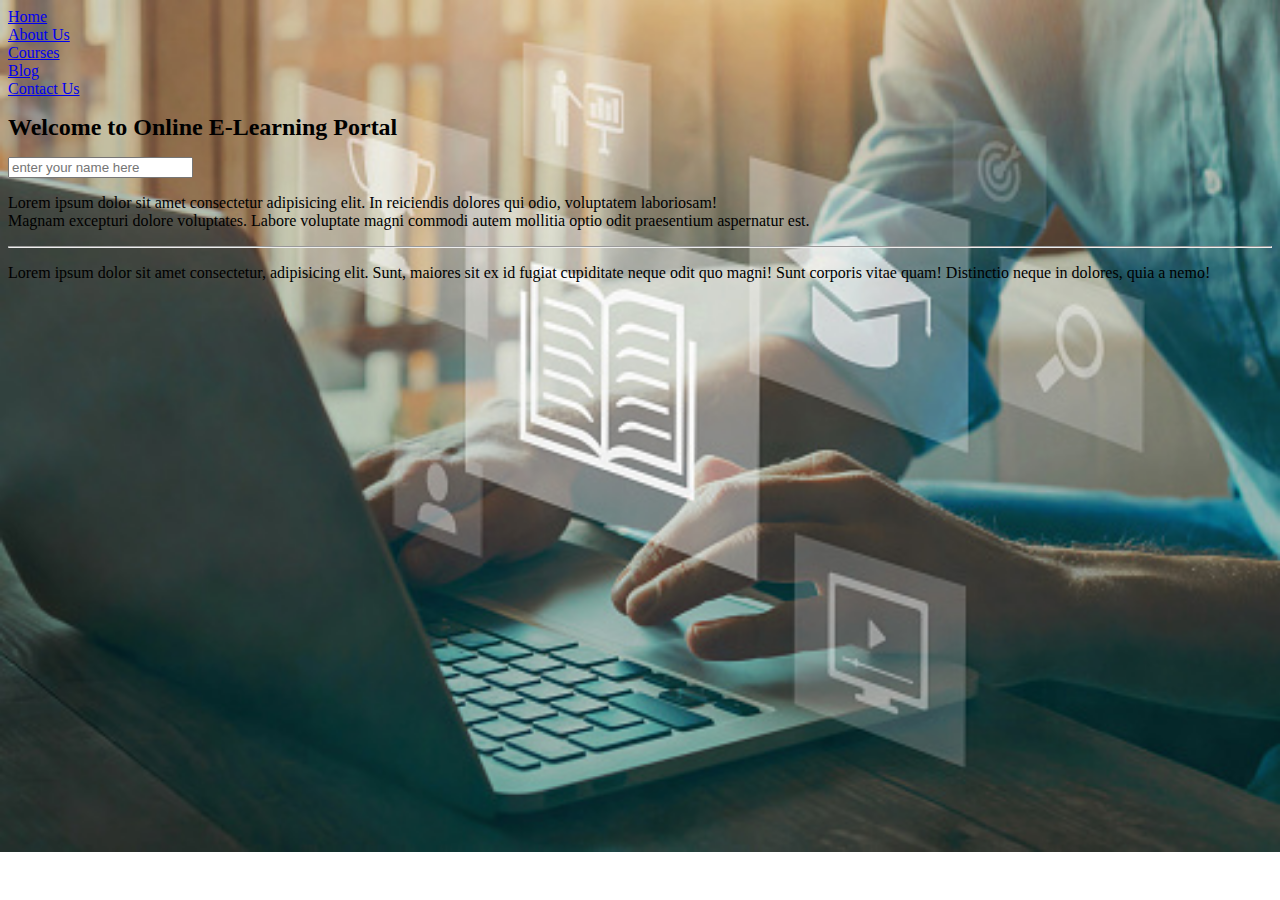
<file: index.html>
<!DOCTYPE html>
<html lang="en">

<head>
    <meta charset="UTF-8">
    <meta http-equiv="X-UA-Compatible" content="IE=edge">
    <meta name="viewport" content="width=device-width, initial-scale=1.0">
    <title>Day 2 - Demo</title>
</head>

<body style="background-image: url('./assets/images/bg1.jpg'); background-repeat: no-repeat;background-size: cover;">
    <nav>
        <li>
            <a href="#">Home</a>
        </li>
        <li>
            <a href="#">About Us</a>
        </li>
        <li>
            <a href="#">Courses</a>
        </li>
        <li>
            <a href="#">Blog</a>
        </li>
        <li>
            <a href="#">Contact Us</a>
        </li>
    </nav>
    <h1 style='font-size: x-large;'>Welcome to Online E-Learning Portal</h1>
    <input type="text" title="Enter Your Name" placeholder="enter your name here" />
    <p id="firstPara" class="fPara" title="This is 2nd paragraph">Lorem ipsum dolor sit amet consectetur adipisicing
        elit.
        In reiciendis dolores qui
        odio,
        voluptatem laboriosam!
        <br />Magnam excepturi dolore voluptates. Labore voluptate magni commodi autem mollitia optio odit praesentium
        aspernatur est.
    </p>

    <hr />


    <p id='secondPara' class="sPara">Lorem ipsum dolor sit amet consectetur, adipisicing elit. Sunt, maiores sit ex id
        fugiat
        cupiditate neque odit
        quo magni! Sunt corporis vitae quam! Distinctio neque in dolores, quia a nemo!</p>

</body>

</html>
</file>
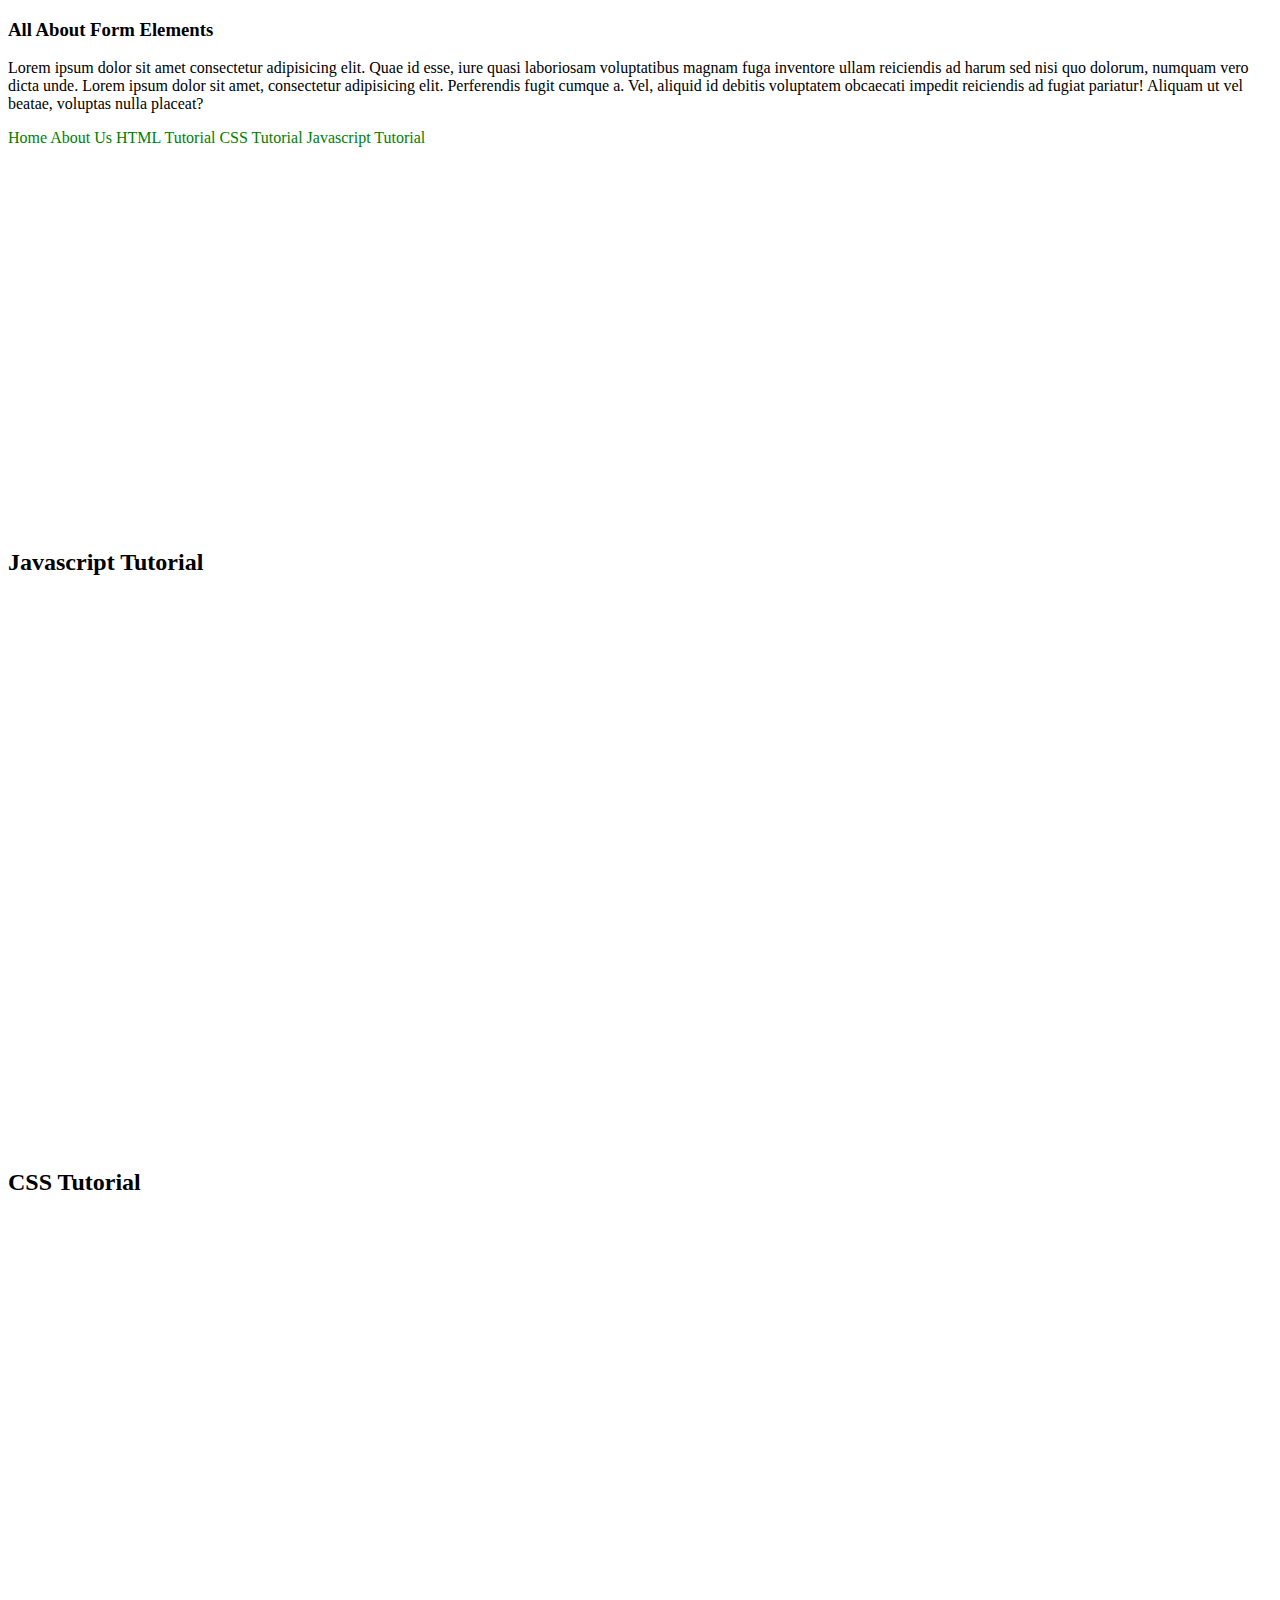
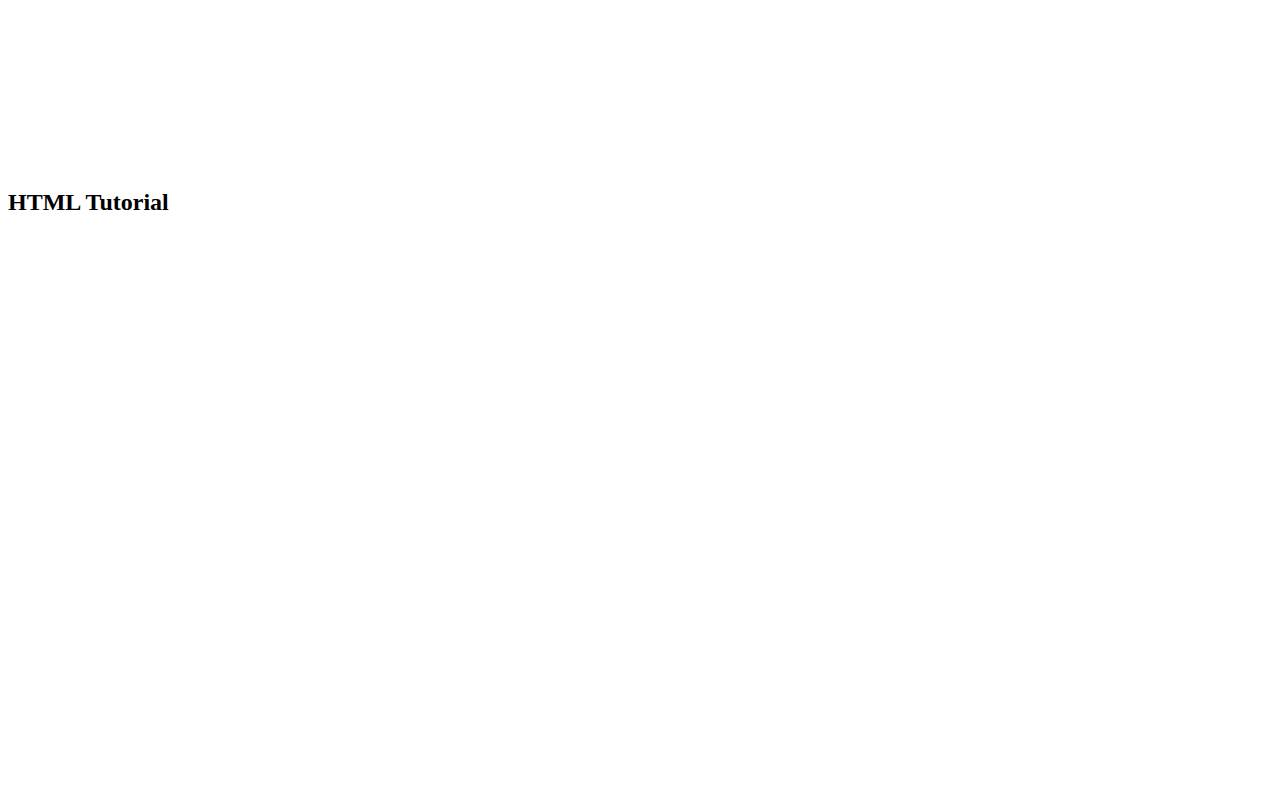
<file: formelement.html>
<!DOCTYPE html>
<html lang="en">

<head>
    <meta charset="UTF-8">
    <meta http-equiv="X-UA-Compatible" content="IE=edge">
    <meta name="viewport" content="width=device-width, initial-scale=1.0">
    <title>Form Element - Demo</title>
</head>

<body>

    <!-- between this whatever content are there, they would be ignored by thw browser-->
    <!-- <h2>All About Form Elements</h2> -->
    <h3>All About Form Elements</h3>
    <!--This is introduction section on Form Elements-->
    <p>
        Lorem ipsum dolor sit amet consectetur adipisicing elit. Quae id esse, iure quasi laboriosam voluptatibus magnam
        fuga inventore ullam reiciendis ad harum sed nisi quo dolorum, numquam vero dicta unde.
        Lorem ipsum dolor sit amet, consectetur adipisicing elit. Perferendis fugit cumque a. Vel, aliquid id debitis
        voluptatem obcaecati impedit reiciendis ad fugiat pariatur! Aliquam ut vel beatae, voluptas nulla placeat?
    </p>

    <nav style="height: 400px;">
        <a href="./index.html">Home</a>
        <a href="./textelement.html">About Us</a>
        <a target="_blank" href="#html">HTML Tutorial</a>
        <a href="#css">CSS Tutorial</a>
        <a href="#javascript">Javascript Tutorial</a>
    </nav>


    <section id="javascript" class="tutorial">
        <h2>Javascript Tutorial</h2>
    </section>

    <section id="css" class="tutorial">
        <h2>CSS Tutorial</h2>
    </section>

    <section id="html" class="tutorial">
        <h2>HTML Tutorial</h2>
    </section>
</body>

</html>

<style>
    .tutorial {
        height: 600px;
    }

    a:link {
        color: green;
        background-color: transparent;
        text-decoration: none;
    }

    a:visited {
        color: pink;
        background-color: transparent;
        text-decoration: none;
    }

    a:hover {
        color: red;
        background-color: transparent;
        text-decoration: underline;
    }

    a:active {
        color: yellow;
        background-color: transparent;
        text-decoration: underline;
    }
</style>
</file>
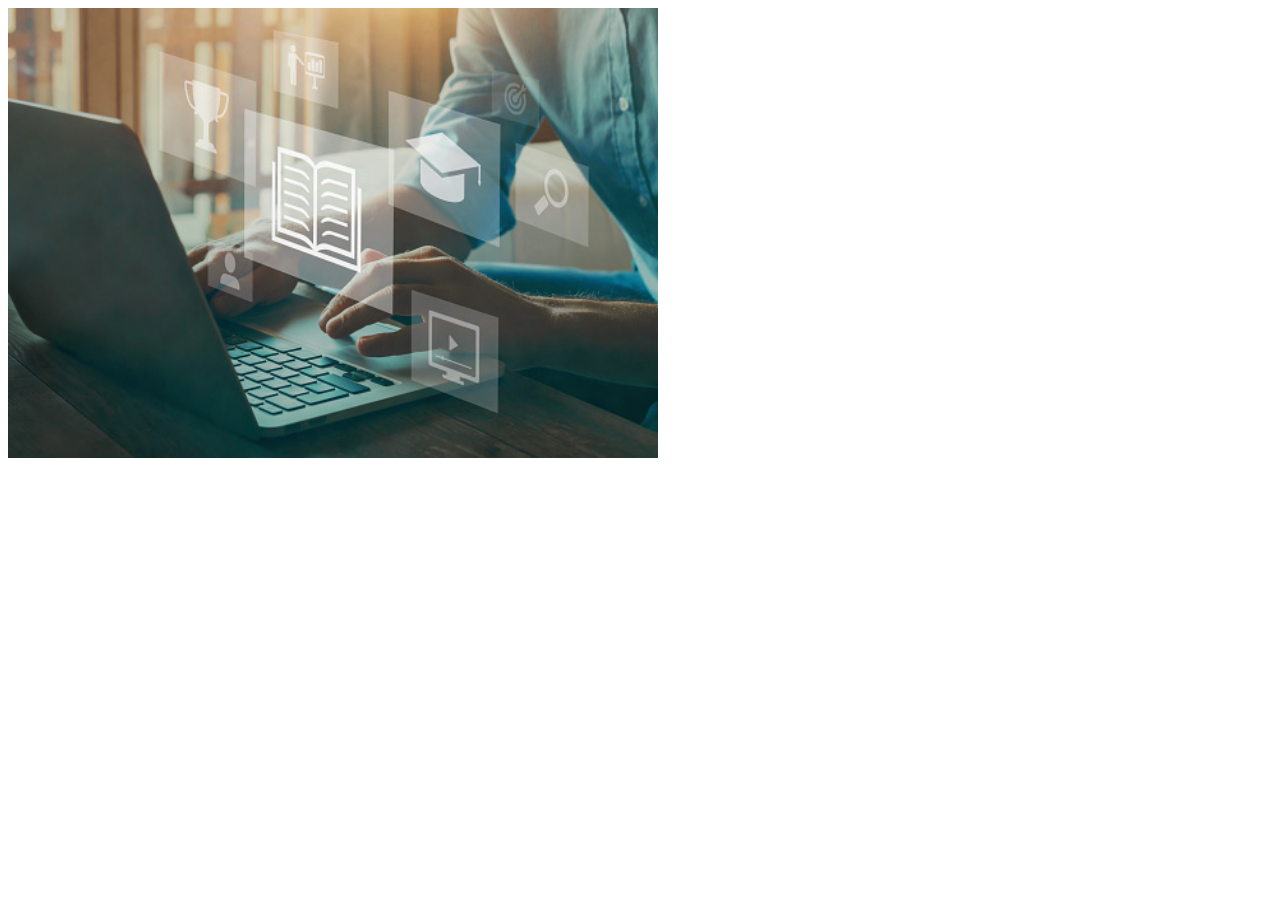
<file: imagedemo.html>
<!DOCTYPE html>
<html lang="en">

<head>
    <meta charset="UTF-8">
    <meta http-equiv="X-UA-Compatible" content="IE=edge">
    <meta name="viewport" content="width=device-width, initial-scale=1.0">
    <title>Image Demo</title>
</head>

<body onload="onLoad()">
    <!-- <img src="./assets/images/bg1.jpg" alt="Background cover" height="750px" width="1250px" /> -->
    <div class="sm" id="sm">
        <img src="./assets/images/bg1.jpg" height="450px" width="650px" usemap="#image-map">
        <map name="image-map">
            <area target="_blank" alt="monitor" title="small-monitor" href="" coords="192,319,13,242,2,75,91,90"
                shape="poly">
            <area target="_blank" alt="keyboard" title="small-keyboard" href="" coords="165,231,301,281,203,307"
                shape="poly">
            <area target="_blank" alt="mouse" title="small-mouse" href="" coords="212,223,298,256" shape="rect">
        </map>
    </div>
    <div class="md" id="md">
        <img src="./assets/images/bg1.jpg" height="450px" width="650px" usemap="#image-map-md">
        <map name="image-map-md">
            <area target="_blank" alt="monitor" title="md-monitor" href="" coords="192,319,13,242,2,75,91,90"
                shape="poly">
            <area target="_blank" alt="keyboard" title="md-keyboard" href="" coords="165,231,301,281,203,307"
                shape="poly">
            <area target="_blank" alt="mouse" title="md-mouse" href="" coords="212,223,298,256" shape="rect">
        </map>
    </div>
    <div class="lg" id="lg">
        <img src="./assets/images/bg1.jpg" height="450px" width="650px" usemap="#image-map-lg">
        <map name="image-map-lg">
            <area target="_blank" alt="monitor" title="large-monitor" href="" coords="192,319,13,242,2,75,91,90"
                shape="poly">
            <area target="_blank" alt="keyboard" title="large-keyboard" href="" coords="165,231,301,281,203,307"
                shape="poly">
            <area target="_blank" alt="mouse" title="large-mouse" href="" coords="212,223,298,256" shape="rect">
        </map>
    </div>
</body>

</html>

<script>
    function onLoad() {
        if (window.screen.width < 500) {
            console.log('small screen');
            const div = document.getElementById('sm');
            div.style.display = 'inline';
        } else if (window.screen.width >= 500 && window.screen.width < 800) {
            console.log('medium screen')
            const div = document.getElementById('md');
            div.style.display = 'inline';
        } else if (window.screen.width > 800) {
            console.log('large screen')
            const div = document.getElementById('lg');
            div.style.display = 'inline';
        } else {
            console.log('unable to determine screen')
        }
    }
</script>

<style>
    .md {

        /* visibility: hidden; */
        display: none;
    }

    .lg {

        /* visibility: hidden; */
        display: none;
    }

    .sm {
        /* visibility: hidden; */
        display: none;
    }
</style>
</file>
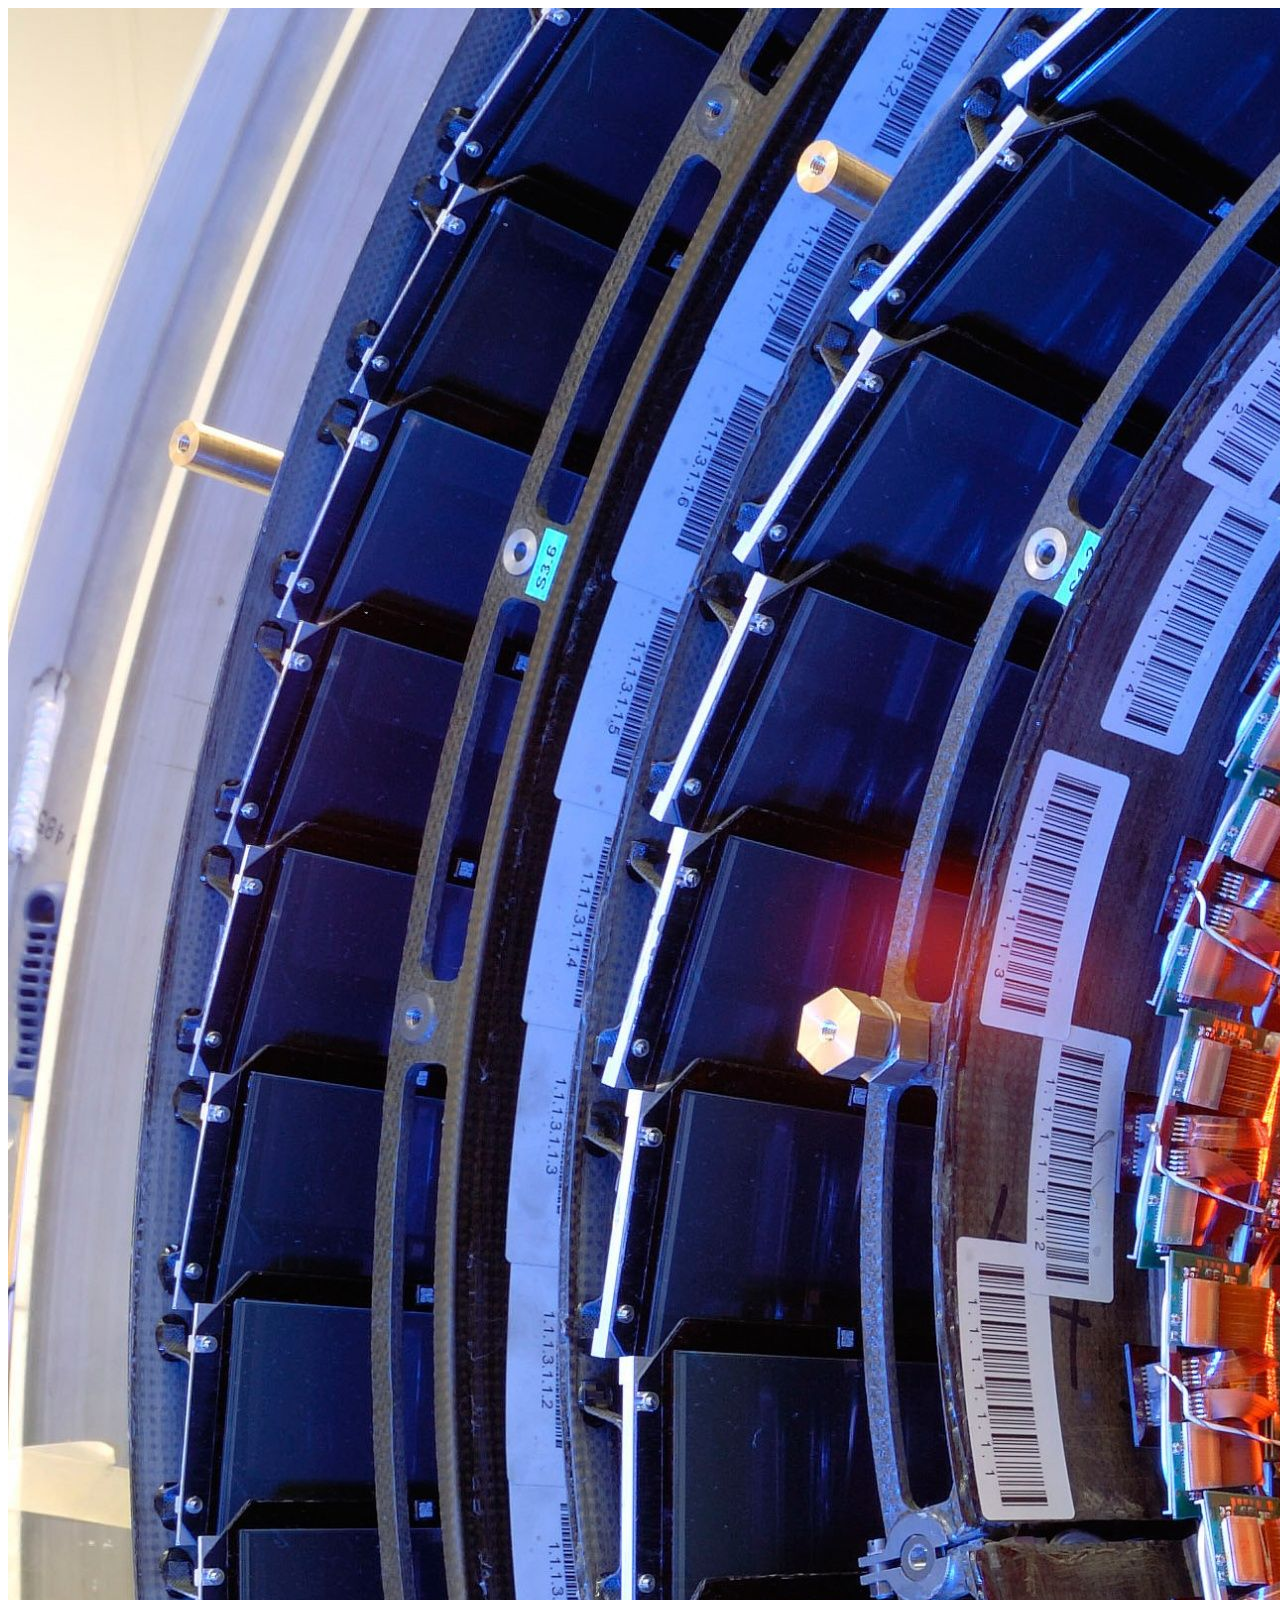
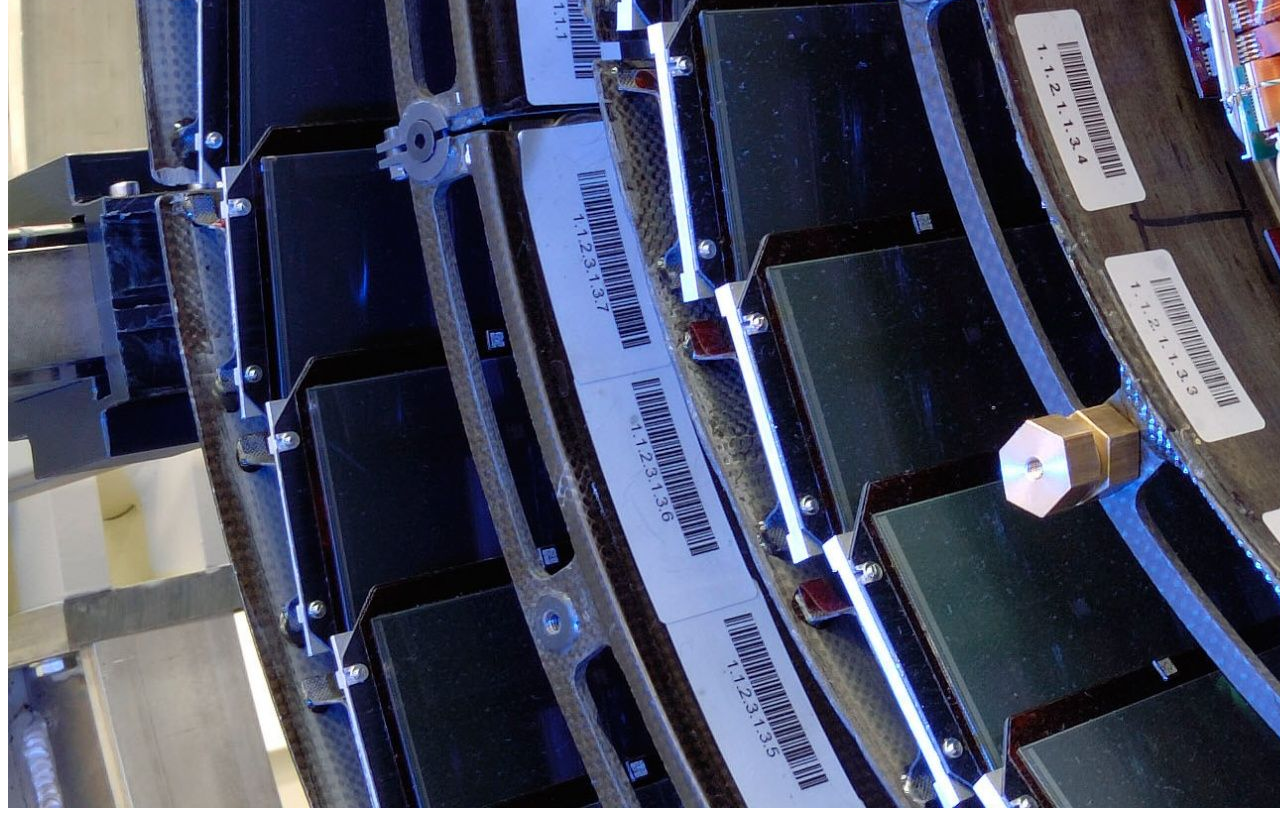
<file: picturedemo.html>
<!DOCTYPE html>
<html lang="en">

<head>
    <meta charset="UTF-8">
    <meta http-equiv="X-UA-Compatible" content="IE=edge">
    <meta name="viewport" content="width=device-width, initial-scale=1.0">
    <title>Picture Demo</title>
</head>

<body>
    <picture>
        <source media="(min-width: 650px)" srcset="./assets/images/md.jpg">
        <source media="(min-width: 350px)" srcset="./assets/images/small.jpg">
        <img src="./assets/images/large.jpg">
    </picture>

</body>

</html>
</file>
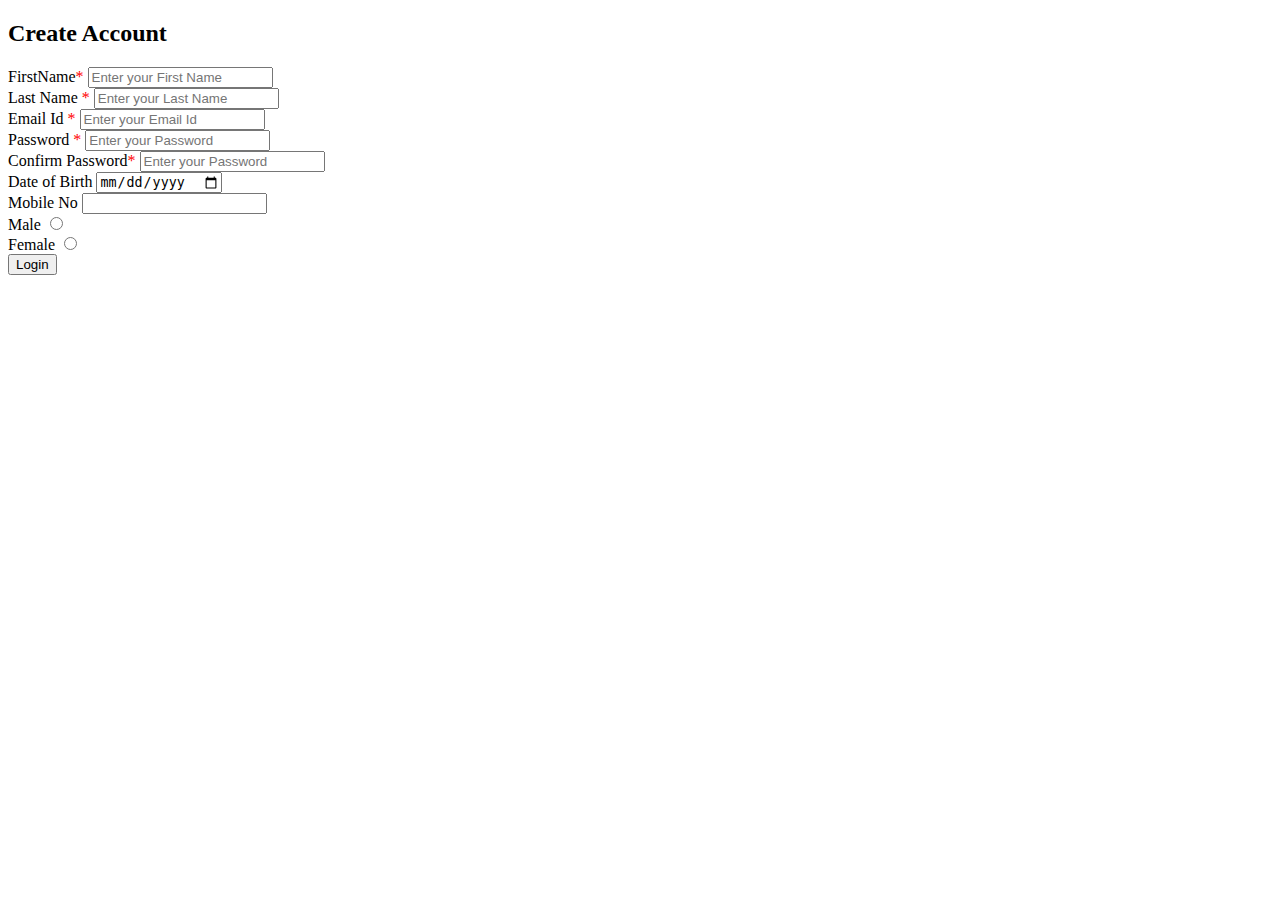
<file: signup.html>
<!DOCTYPE html>
<html lang="en">

<head>
    <meta charset="UTF-8">
    <meta http-equiv="X-UA-Compatible" content="IE=edge">
    <meta name="viewport" content="width=device-width, initial-scale=1.0">
    <title>SignUp Demo</title>
</head>

<body>
    <h2>Create Account </h2>
    <form>
        <div>
            <label for="fname">FirstName<span style="color: red;">*</span></label>
            <input minlength="4" required type="text" id="fname" placeholder="Enter your First Name" />
        </div>
        <div>
            <label for="lname">Last Name <span style="color: red;">*</span></label>
            <input required type="text" id="lname" placeholder="Enter your Last Name" />
        </div>

        <div>
            <label for="email">Email Id <span style="color: red;">*</span></label>
            <input required type="email" id="email" placeholder="Enter your Email Id" />
        </div>
        <div>
            <label for="password">Password <span style="color: red;">*</span></label>
            <input minlength="6" maxlength="12" required type="password" id="password"
                placeholder="Enter your Password" />
        </div>
        <div>
            <label for="cpassword">Confirm Password<span style="color: red;">*</span></label>
            <input minlength="6" maxlength="12" required type="password" id="cpassword"
                placeholder="Enter your Password" />
        </div>
        <div>
            <label for="dob">Date of Birth</label>
            <input type="date" id="dob" />
        </div>
        <div>
            <label for="mobile">Mobile No</label>
            <input type="tel" id="mobile" />
        </div>
        <div>
            <div>
                <label for="male">Male</label>
                <input type="radio" id="male" />
            </div>
            <div>
                <label for="female">Female</label>
                <input type="radio" id="female" />
            </div>

        </div>

        <button>Login</button>
    </form>
</body>

</html>
</file>
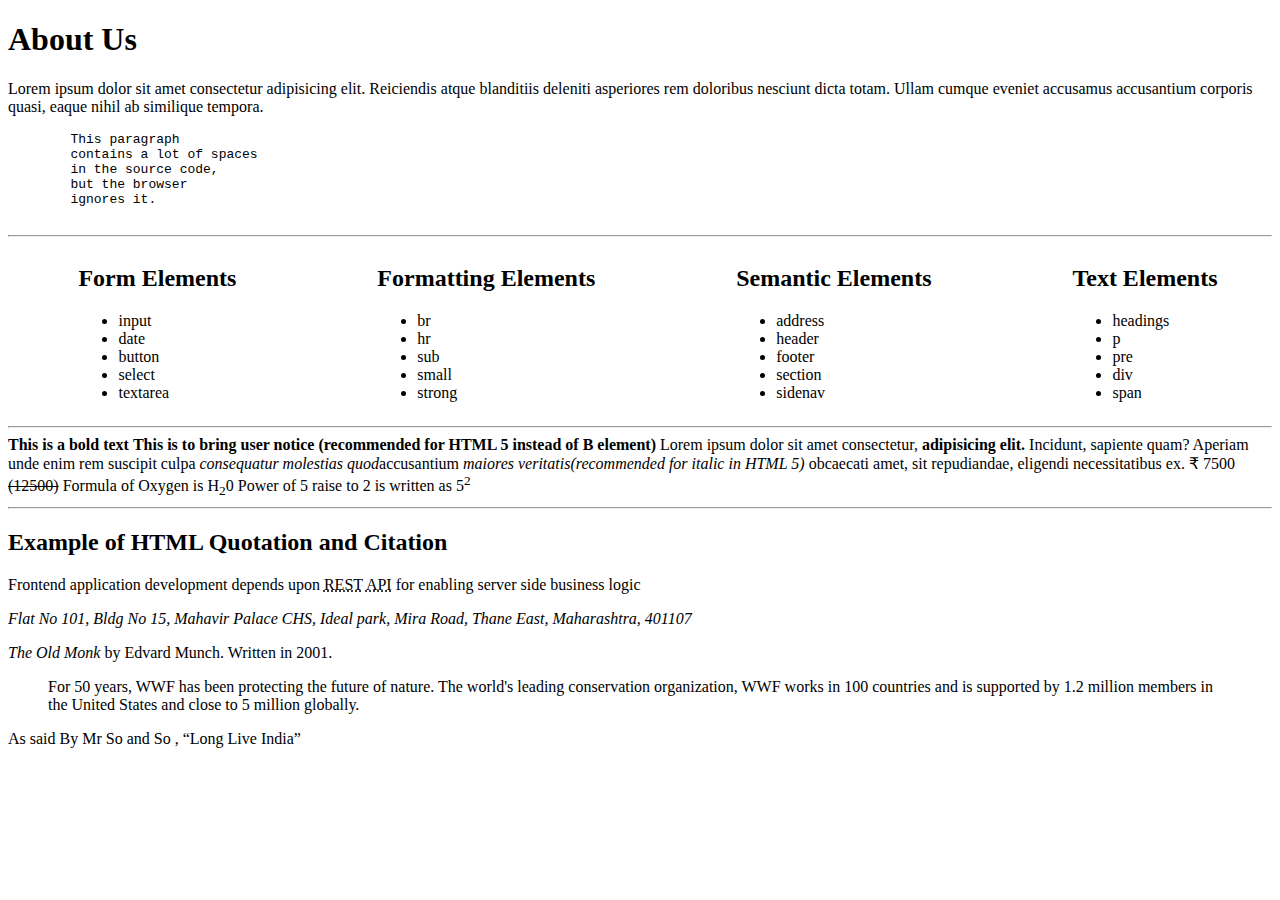
<file: textelement.html>
<!DOCTYPE html>
<html lang="en">

<head>
    <meta charset="UTF-8">
    <meta http-equiv="X-UA-Compatible" content="IE=edge">
    <meta name="viewport" content="width=device-width, initial-scale=1.0">
    <title>Text Element Demo</title>
</head>

<body>
    <h1>About Us</h1>
    <p>Lorem ipsum dolor sit amet consectetur adipisicing elit. Reiciendis atque blanditiis deleniti asperiores rem
        doloribus nesciunt dicta totam. Ullam cumque eveniet accusamus accusantium corporis quasi, eaque nihil ab
        similique tempora.</p>

    <pre>
        This paragraph
        contains a lot of spaces
        in the source code,
        but the browser
        ignores it.
    </pre>

    <hr>
    <div style="display: flex;width: 100vw;
    justify-content: space-around;">
        <div class="form-element">
            <div>
                <h2>Form Elements</h2>
            </div>
            <div class="element-group">
                <ul>
                    <li>input</li>
                    <li>date</li>
                    <li>button</li>
                    <li>select</li>
                    <li>textarea</li>
                </ul>
            </div>
        </div>

        <div class="style-element">
            <div>
                <h2>Formatting Elements</h2>
            </div>
            <div class="element-group">
                <ul>
                    <li>br</li>
                    <li>hr</li>
                    <li>sub</li>
                    <li>small</li>
                    <li>strong</li>
                </ul>
            </div>
        </div>

        <div class="semantic-element">
            <div>
                <h2>Semantic Elements</h2>
            </div>
            <div class="element-group">
                <ul>
                    <li>address</li>
                    <li>header</li>
                    <li>footer</li>
                    <li>section</li>
                    <li>sidenav</li>
                </ul>
            </div>
        </div>

        <div class="text-element">
            <div>
                <h2>Text Elements</h2>
            </div>
            <div class="element-group">
                <ul>
                    <li>headings</li>
                    <li>p</li>
                    <li>pre</li>
                    <li>div</li>
                    <li><span>span</span></li>
                </ul>
            </div>
        </div>
    </div>

    <hr />
    <div>
        <b>This is a bold text</b>
        <strong>This is to bring user notice (recommended for HTML 5 instead of B element)</strong>
        <span>
            Lorem ipsum dolor sit amet consectetur, <strong>adipisicing elit.</strong> Incidunt, sapiente quam? Aperiam
            unde enim rem suscipit culpa <i>consequatur molestias quod</i>accusantium <em>maiores veritatis(recommended
                for italic in HTML 5)</em>
            obcaecati amet,
            sit
            repudiandae, eligendi necessitatibus ex.
            &#8377; 7500 <del>(12500)</del>
            Formula of Oxygen is H<sub>2</sub>0
            Power of 5 raise to 2 is written as 5<sup>2</sup>
        </span>
    </div>

    <hr>
    <div>
        <h2>Example of HTML Quotation and Citation</h2>
        <p>Frontend application development depends upon <abbr title="Representational State Transfer">REST</abbr> <abbr
                title="Application Programming Interface">API</abbr>
            for enabling server side business logic</p>

        <p>
        <address>Flat No 101, Bldg No 15, Mahavir Palace CHS, Ideal park, Mira Road, Thane East, Maharashtra, 401107
        </address>

        </p>
        <p><cite>The Old Monk</cite> by Edvard Munch. Written in 2001.</p>

        <p>
        <blockquote cite="http://www.worldwildlife.org/who/index.html">
            For 50 years, WWF has been protecting the future of nature. The world's leading conservation organization,
            WWF works
            in 100 countries and is supported by 1.2 million members in the United States and close to 5 million
            globally.
        </blockquote>
        </p>

        <p>
            As said By Mr So and So , <q>Long Live India</q>
        </p>
    </div>

</body>

</html>
</file>
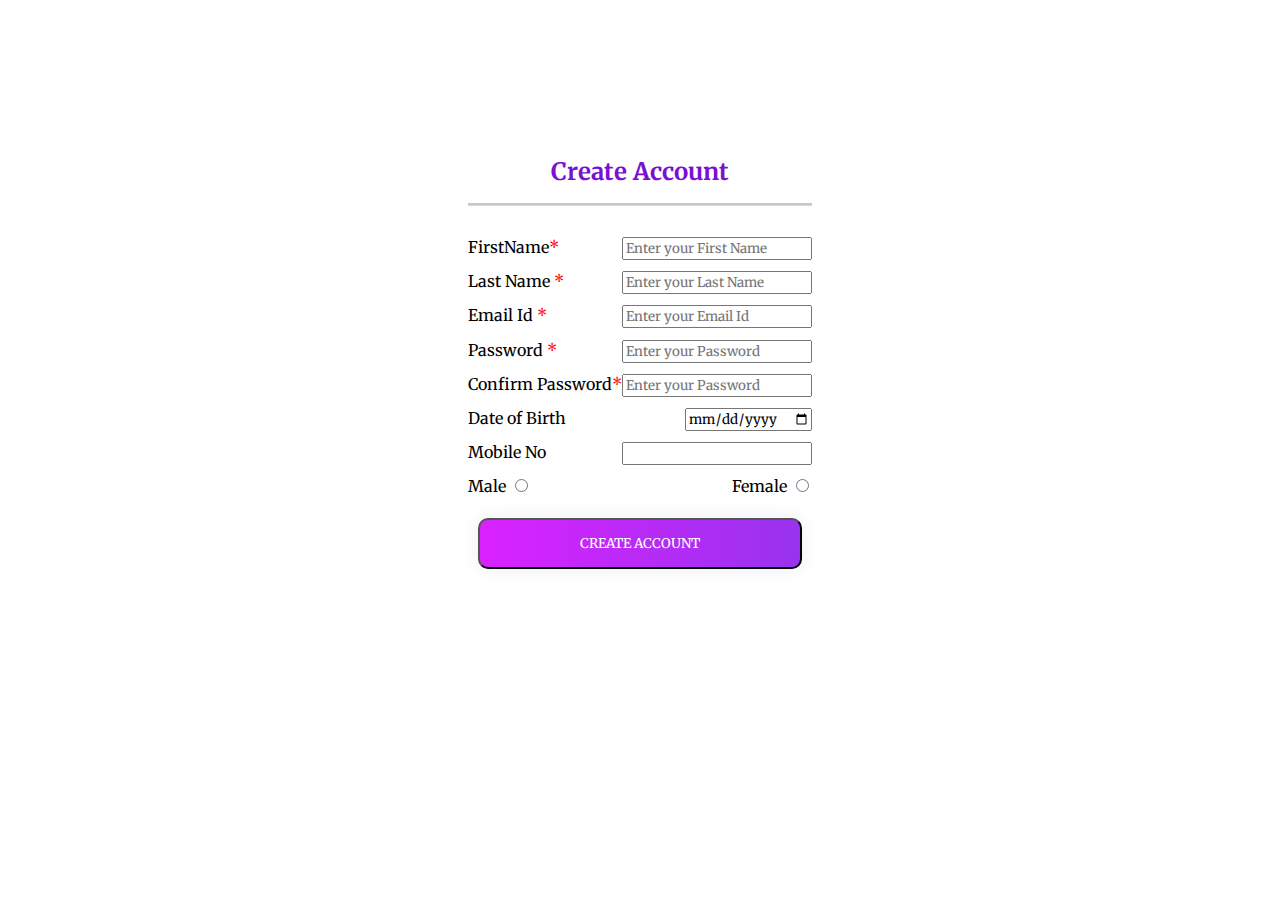
<file: signup/signup.html>
<!DOCTYPE html>
<html lang="en">

<head>
    <meta charset="UTF-8">
    <meta http-equiv="X-UA-Compatible" content="IE=edge">
    <meta name="viewport" content="width=device-width, initial-scale=1.0">
    <link rel="preconnect" href="https://fonts.googleapis.com">
    <link rel="preconnect" href="https://fonts.gstatic.com" crossorigin>
    <link href="https://fonts.googleapis.com/css2?family=Merriweather:wght@300;400;700&display=swap" rel="stylesheet">
    <link rel="stylesheet" href="./signup.css" />
    <title>SignUp Demo</title>
</head>

<body class="container">

    <form class="form">
        <h2 class="heading">Create Account </h2>
        <div class="form-control">
            <label for="fname">FirstName<span style="color: red;">*</span></label>
            <input minlength="4" required type="text" id="fname" placeholder="Enter your First Name" />
        </div>
        <div class="form-control">
            <label for="lname">Last Name <span style="color: red;">*</span></label>
            <input required type="text" id="lname" placeholder="Enter your Last Name" />
        </div>

        <div class="form-control">
            <label for="email">Email Id <span style="color: red;">*</span></label>
            <input required type="email" id="email" placeholder="Enter your Email Id" />
        </div>
        <div class="form-control">
            <label for="password">Password <span style="color: red;">*</span></label>
            <input minlength="6" maxlength="12" required type="password" id="password"
                placeholder="Enter your Password" />
        </div>
        <div class="form-control">
            <label for="cpassword">Confirm Password<span style="color: red;">*</span></label>
            <input minlength="6" maxlength="12" required type="password" id="cpassword"
                placeholder="Enter your Password" />
        </div>
        <div class="form-control">
            <label for="dob">Date of Birth</label>
            <input type="date" id="dob" />
        </div>
        <div class="form-control">
            <label for="mobile">Mobile No</label>
            <input type="tel" id="mobile" />
        </div>
        <div class="form-control">
            <div>
                <label for="male">Male</label>
                <input type="radio" id="male" />
            </div>
            <div>
                <label for="female">Female</label>
                <input type="radio" id="female" />
            </div>

        </div>

        <button class="btn-grad">CREATE ACCOUNT</button>

    </form>
</body>

</html>
</file>
<file: signup/signup.css>
* {
	font-family: "Merriweather", serif;
}

.container {
	display: flex;
	justify-content: center;
	padding-top: 10%;
}
.form {
	display: flex;
	flex-direction: column;
	column-gap: 0.2rem;
	row-gap: 0.7rem;
	max-width: 400px;
}

.form-control {
	display: flex;
	flex-direction: row;
	justify-content: space-between;
}

.btn-grad {
	background-image: linear-gradient(
		to right,
		#da22ff 0%,
		#9733ee 51%,
		#da22ff 100%
	);
}

.btn-grad {
	margin: 10px;
	padding: 15px 45px;
	text-align: center;
	text-transform: uppercase;
	transition: 0.5s;
	background-size: 200% auto;
	color: white;
	box-shadow: 0 0 20px #eee;
	border-radius: 10px;
	display: block;
}

.btn-grad:hover {
	background-position: right center; /* change the direction of the change here */
	color: #fff;
	text-decoration: none;
}

.heading {
	text-align: center;
	word-spacing: inherit;
	border-bottom-color: #00000038;
	border-bottom-style: groove;
	padding: 1rem;
	padding-top: 0;
	color: #7911d3;
}
</file>
